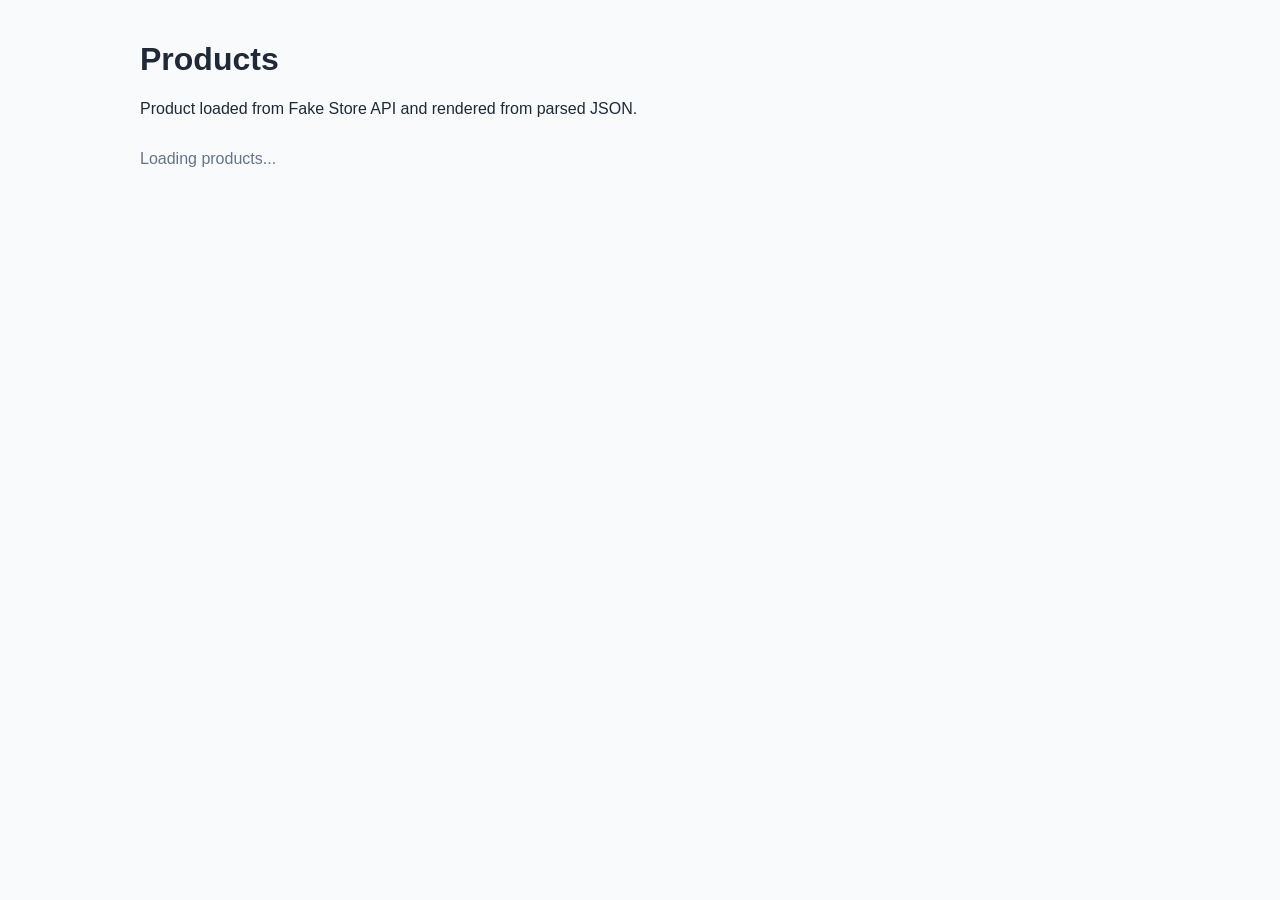
<file: ecommerce/index.html>
<!DOCTYPE html>
<html lang="en">
<head>
    <meta charset="UTF-8">
    <meta name="viewport" content="width=device-width, initial-scale=1.0">
    <title>Products | Fake API Demo</title>
    <style>
        body{
            font-family: Arial, sans-serif;
            max-width: 1000px;
            margin: auto;
            padding: 20px;
            color: #1f2937;
            background: #f8fafc;
        }
        .grid{
            display: grid;
            grid-template-columns: repeat(auto-fit, minmax(220px, 1fr));
            gap: 20px;
        }
        .card{
            background: white;
            border: 1px solid #e5e7eb;
            border-radius: 8px;
            padding: 16px;
            display: flex;
            flex-direction: column;
            gap: 8px;
        }
        .card:hover{
            box-shadow: 0 4px 8px #0003;
        }

        button{
            width: 100%;
            padding: 10px;
            margin-top: auto;
            border: 0;
            border-radius: 6px;
            color: white;
            background: #2563eb;
            cursor: pointer;
        }

        .category { color: #64748b; font-size: 13px; }
        .price { font-size: 20px; }
        .message { color: #64748b; }

        @media (max-width: 600px) {
            .grid{
                grid-template-columns: 1fr;
            }
        }

    </style>
</head>
<body>
    <h1>Products</h1>
    <p>Product loaded from Fake Store API and rendered from parsed JSON.</p>

    <div id="products" class="grid" aria-live="polite">
        <p class="message">Loading products...</p>
    </div>

    <script src="../fakeApi/s.js"></script>
</body>
</html>
</file>
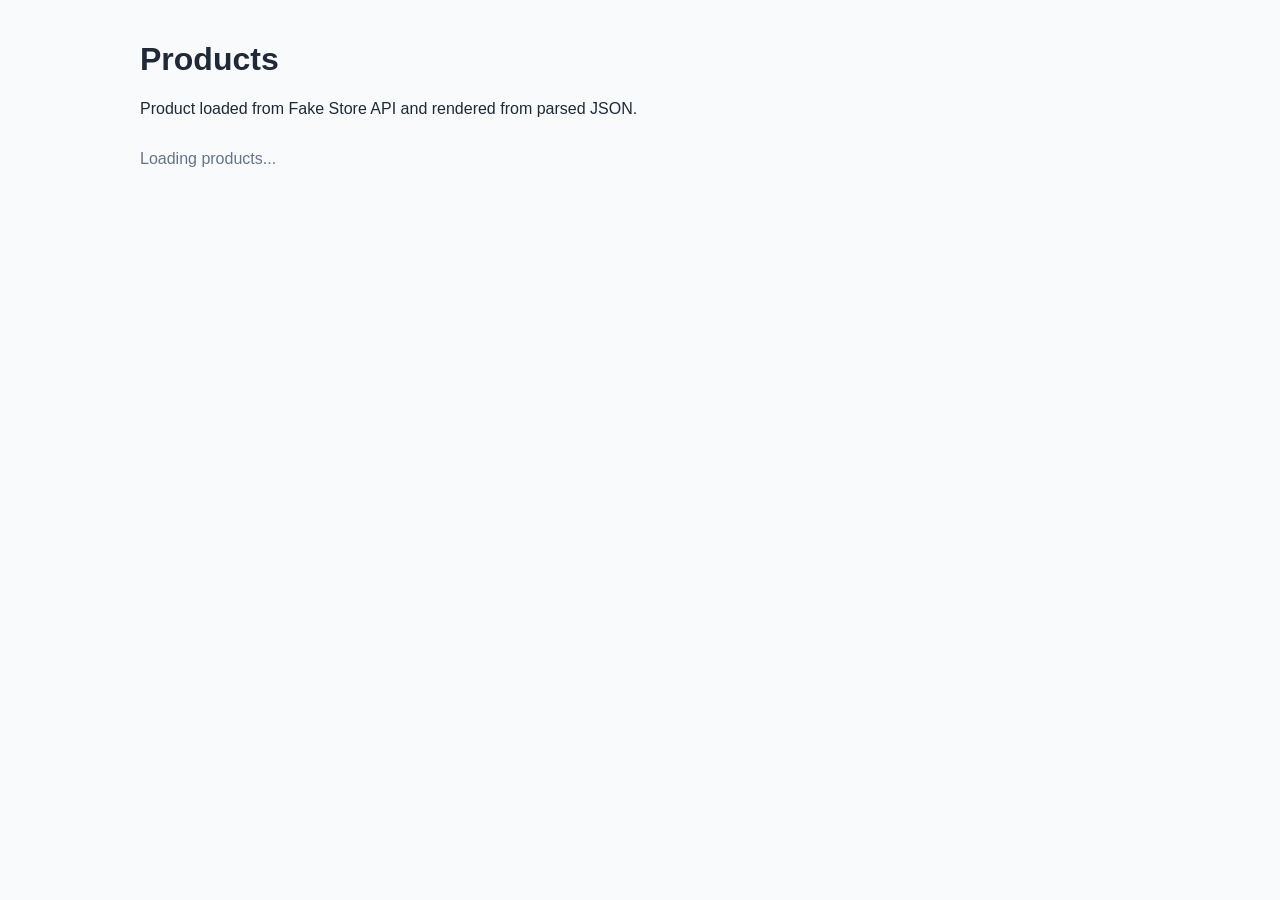
<file: fakeApi/index.html>
<!DOCTYPE html>
<html lang="en">
<head>
    <meta charset="UTF-8">
    <meta name="viewport" content="width=device-width, initial-scale=1.0">
    <title>Products | Fake API Demo</title>
    <style>
        body{
            font-family: Arial, sans-serif;
            max-width: 1000px;
            margin: auto;
            padding: 20px;
            color: #1f2937;
            background: #f8fafc;
        }
        .grid{
            display: grid;
            grid-template-columns: repeat(auto-fit, minmax(220px, 1fr));
            gap: 20px;
        }
        .card{
            background: white;
            border: 1px solid #e5e7eb;
            border-radius: 8px;
            padding: 16px;
            display: flex;
            flex-direction: column;
            gap: 8px;
        }
        .card:hover{
            box-shadow: 0 4px 8px #0003;
        }

        button{
            width: 100%;
            padding: 10px;
            margin-top: auto;
            border: 0;
            border-radius: 6px;
            color: white;
            background: #2563eb;
            cursor: pointer;
        }

        .category { color: #64748b; font-size: 13px; }
        .price { font-size: 20px; }
        .message { color: #64748b; }

        @media (max-width: 600px) {
            .grid{
                grid-template-columns: 1fr;
            }
        }

    </style>
</head>
<body>
    <h1>Products</h1>
    <p>Product loaded from Fake Store API and rendered from parsed JSON.</p>

    <div id="products" class="grid" aria-live="polite">
        <p class="message">Loading products...</p>
    </div>

    <script src="../fakeApi/s.js"></script>
</body>
</html>
</file>
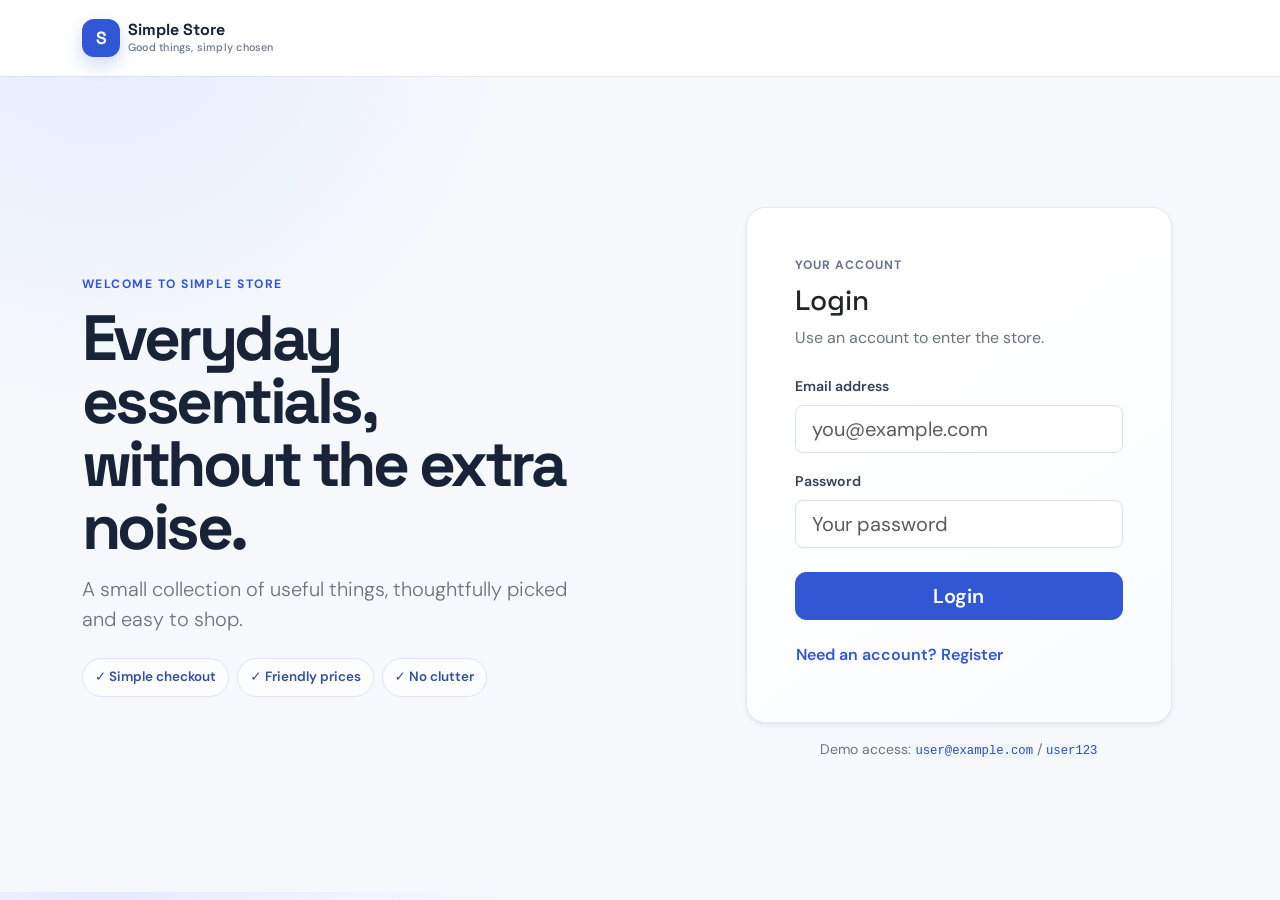
<file: finalProject/index.html>
<!DOCTYPE html>
<html lang="en">
<head>
    <meta charset="UTF-8">
    <meta name="viewport" content="width=device-width, initial-scale=1">
    <meta name="description" content="Simple Store — a small, friendly online shop.">
    <title>Simple Store</title>
    <link rel="preconnect" href="https://fonts.googleapis.com">
    <link rel="preconnect" href="https://fonts.gstatic.com" crossorigin>
    <link href="https://fonts.googleapis.com/css2?family=DM+Sans:wght@400;500;600;700&family=Space+Grotesk:wght@500;600;700&display=swap" rel="stylesheet">
    <link href="https://cdn.jsdelivr.net/npm/bootstrap@5.3.3/dist/css/bootstrap.min.css" rel="stylesheet">
    <link rel="stylesheet" href="style.css">
    <script src="https://cdn.jsdelivr.net/npm/bootstrap@5.3.3/dist/js/bootstrap.bundle.min.js" defer></script>
    <script src="script.js" defer></script>
</head>
<body>
    <header class="site-header sticky-top">
        <nav class="navbar navbar-expand-lg bg-white" aria-label="Main navigation">
            <div class="container app-container">
                <a class="navbar-brand d-flex align-items-center gap-2" href="#" aria-label="Simple Store home">
                    <span class="brand-mark" aria-hidden="true">S</span>
                    <span>
                        <span class="brand-name d-block">Simple Store</span>
                        <span class="brand-caption d-block">Good things, simply chosen</span>
                    </span>
                </a>

                <button class="navbar-toggler" type="button" data-bs-toggle="collapse" data-bs-target="#mainNav" aria-controls="mainNav" aria-expanded="false" aria-label="Toggle navigation">
                    <span class="navbar-toggler-icon"></span>
                </button>

                <div class="collapse navbar-collapse" id="mainNav">
                    <div id="userBox" class="d-flex flex-column flex-lg-row align-items-lg-center gap-2 ms-lg-auto pt-3 pt-lg-0"></div>
                </div>
            </div>
        </nav>
    </header>

    <main class="container app-container py-4 py-lg-5">
        <section id="authView" class="auth-shell" aria-labelledby="authTitle">
            <div class="row g-4 g-xl-5 align-items-center">
                <div class="col-lg-6">
                    <div class="auth-intro pe-lg-4">
                        <span class="eyebrow">Welcome to Simple Store</span>
                        <h1 class="display-title">Everyday essentials, without the extra noise.</h1>
                        <p class="lead text-secondary mb-4">A small collection of useful things, thoughtfully picked and easy to shop.</p>
                        <div class="d-flex flex-wrap gap-2" aria-label="Store benefits">
                            <span class="benefit-pill">✓ Simple checkout</span>
                            <span class="benefit-pill">✓ Friendly prices</span>
                            <span class="benefit-pill">✓ No clutter</span>
                        </div>
                    </div>
                </div>

                <div class="col-lg-6 col-xl-5 ms-xl-auto">
                    <div class="card auth-card border-0 shadow-sm">
                        <div class="card-body p-4 p-sm-5">
                            <div class="mb-4">
                                <span class="section-kicker">Your account</span>
                                <h2 id="authTitle" class="h3 mb-2">Login</h2>
                                <p class="text-secondary mb-0">Use an account to enter the store.</p>
                            </div>

                            <form id="loginForm">
                                <div class="mb-3">
                                    <label class="form-label" for="loginEmail">Email address</label>
                                    <input id="loginEmail" class="form-control form-control-lg" type="email" placeholder="you@example.com" autocomplete="email" required>
                                </div>
                                <div class="mb-4">
                                    <label class="form-label" for="loginPassword">Password</label>
                                    <input id="loginPassword" class="form-control form-control-lg" type="password" placeholder="Your password" autocomplete="current-password" required>
                                </div>
                                <button class="btn btn-primary btn-lg w-100" type="submit">Login</button>
                            </form>

                            <form id="registerForm" class="hidden">
                                <div class="mb-3">
                                    <label class="form-label" for="registerName">Name</label>
                                    <input id="registerName" class="form-control form-control-lg" type="text" placeholder="Your name" autocomplete="name" required>
                                </div>
                                <div class="mb-3">
                                    <label class="form-label" for="registerEmail">Email address</label>
                                    <input id="registerEmail" class="form-control form-control-lg" type="email" placeholder="you@example.com" autocomplete="email" required>
                                </div>
                                <div class="mb-4">
                                    <label class="form-label" for="registerPassword">Password</label>
                                    <input id="registerPassword" class="form-control form-control-lg" type="password" minlength="6" placeholder="At least 6 characters" autocomplete="new-password" required>
                                    <div class="form-text">Use at least 6 characters.</div>
                                </div>
                                <button class="btn btn-success btn-lg w-100" type="submit">Create account</button>
                            </form>

                            <div id="authMessage" class="alert d-none mt-3 mb-0" role="status" aria-live="polite"></div>
                            <button id="switchAuth" class="btn btn-link px-0 mt-3" type="button">Need an account? Register</button>
                        </div>
                    </div>
                    <p class="demo-note text-center text-secondary small mt-3 mb-0">Demo access: <code>user@example.com</code> / <code>user123</code></p>
                </div>
            </div>
        </section>

        <section id="customerView" class="hidden" aria-labelledby="customerTitle">
            <div class="page-heading row g-3 align-items-end mb-4">
                <div class="col-lg">
                    <span class="eyebrow">Customer space</span>
                    <h2 id="customerTitle" class="page-title">Products</h2>
                    <p class="text-secondary mb-0">Find something useful for your day.</p>
                </div>
                <div class="col-lg-auto">
                    <div class="actions d-flex flex-wrap gap-2" role="group" aria-label="Customer pages">
                        <button id="customerProducts" class="btn btn-outline-primary hidden" type="button">Products</button>
                        <button id="customerCart" class="btn btn-primary" type="button">Cart <span id="cartCount" class="badge text-bg-light ms-1">0</span></button>
                        <button id="customerOrders" class="btn btn-outline-primary" type="button">Orders</button>
                    </div>
                </div>
            </div>

            <div id="productTools" class="toolbar card border-0 shadow-sm mb-4">
                <div class="card-body p-3 p-md-4">
                    <label class="form-label visually-hidden" for="search">Search products</label>
                    <div class="input-group input-group-lg">
                        <span class="input-group-text bg-white" aria-hidden="true">⌕</span>
                        <input id="search" class="form-control" type="search" placeholder="Search products by name" autocomplete="off">
                    </div>
                </div>
            </div>
            <div id="customerMessage" class="alert d-none" role="status" aria-live="polite"></div>
            <div id="customerContent" class="row g-4"></div>
        </section>

        <section id="adminView" class="hidden" aria-labelledby="adminTitle">
            <div class="page-heading row g-3 align-items-end mb-4">
                <div class="col-lg">
                    <span class="eyebrow">Store management</span>
                    <h2 id="adminTitle" class="page-title">Products</h2>
                    <p class="text-secondary mb-0">Manage the catalogue and keep orders moving.</p>
                </div>
                <div class="col-lg-auto">
                    <div class="actions d-flex flex-wrap gap-2" role="group" aria-label="Admin pages">
                        <button id="adminProducts" class="btn btn-outline-primary hidden" type="button">Products</button>
                        <button id="adminAddProduct" class="btn btn-primary" type="button">Add product</button>
                        <button id="adminDeleteProducts" class="btn btn-outline-danger" type="button">Delete products</button>
                        <button id="adminOrders" class="btn btn-outline-primary" type="button">Orders</button>
                    </div>
                </div>
            </div>
            <div id="adminContent" class="card border-0 shadow-sm"></div>
        </section>
    </main>
</body>
</html>
</file>
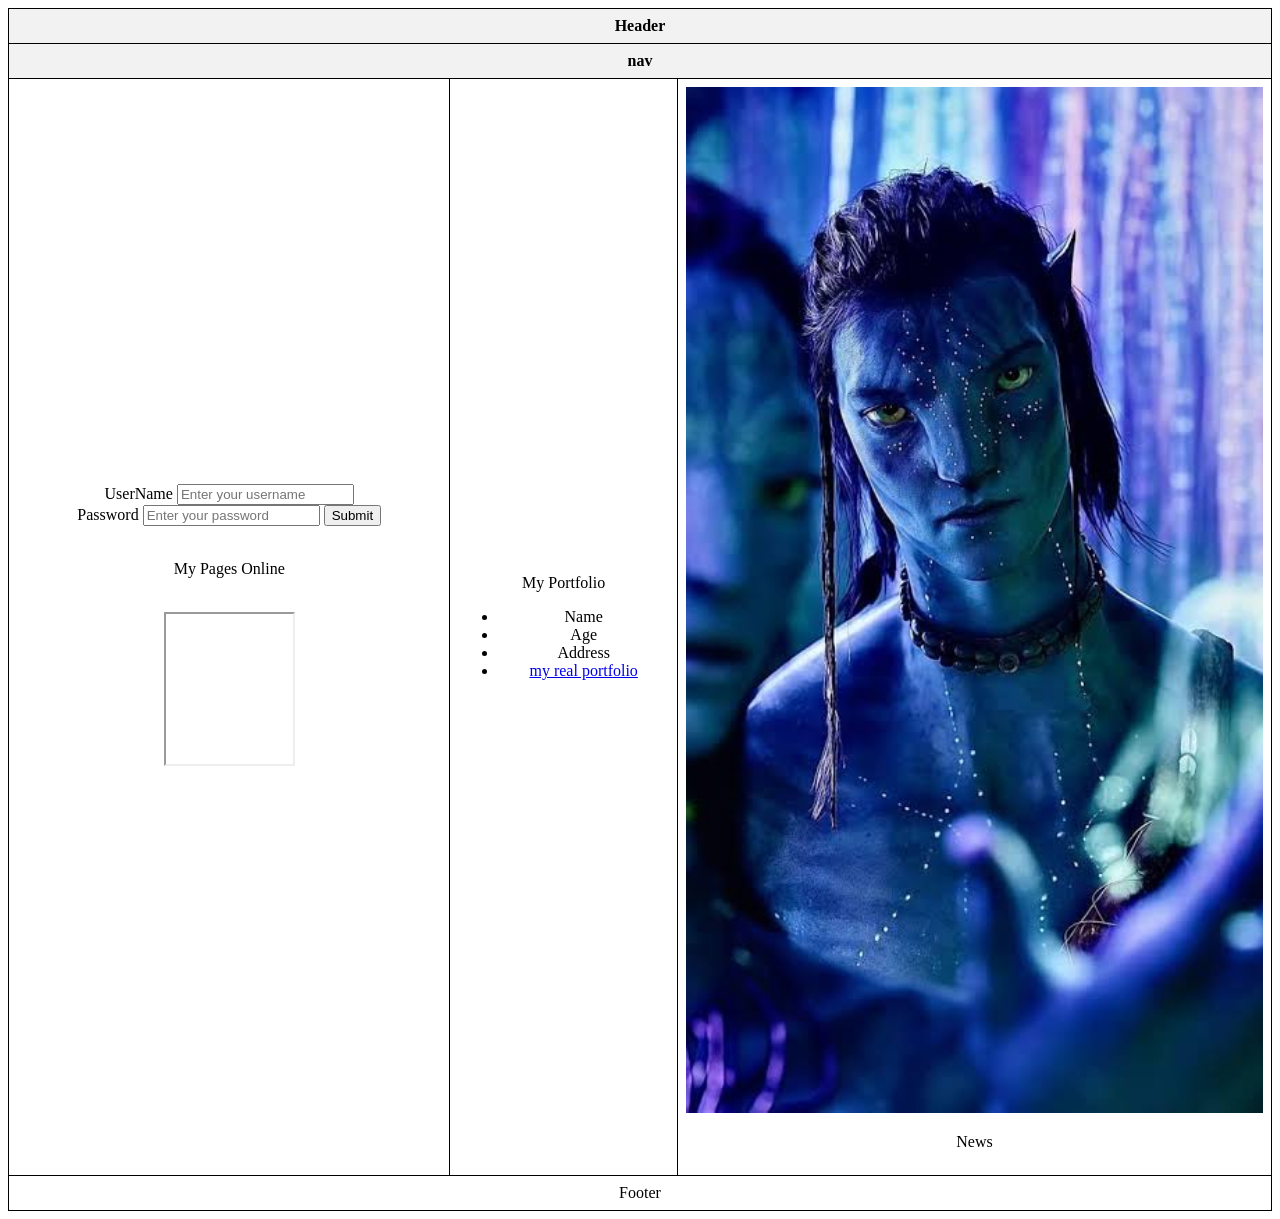
<file: portfolio/Index.html>
<!DOCTYPE html>
<html lang="en">
    <head>
        <meta charset="UTF-8">
        <meta name="viewport" content="width=device-width, initial-scale=1.0">
        <title>Document</title>
        <style>
            table {
                border-collapse: collapse;
                width: 100%;
            }

            table, th, td {
                border: 1px solid black;
                padding: 8px;
                text-align: left;
            }

            th {
                background-color: #f2f2f2;
            }
            td, th, tr[colspan="4"] {
                text-align: center;
            }
        </style>
    </head>
    <body>
        <table>
            <thead>
                <tr>
                    <th colspan="4">Header</th>
                </tr>
                <tr>
                    <th colspan="4">nav</th>
                </tr>
            </thead>
            <tbody>
                <tr>
                    <td>
                        <div>
                            <form>
                                <label for="username">UserName</label>
                                <input id="username" minlength="3" placeholder="Enter your username" required/>
                                <br>
                                <label for="password">Password</label>
                                <input id="password" placeholder="Enter your password" type="password" />
                                <button type="submit">Submit</button>
                            </form>

                            <br>
                            <p>My Pages Online</p>

                            <br>
                            <iframe src="https://www.youtube.com/watch?v=dQw4w9WgXcQ" width="30%" ></iframe>
                        </div>
                    </td>


                    <td colspan="2">
                        <p> My Portfolio</p>
                        <ul>
                            <li>Name</li>
                            <li>Age</li>
                            <li>Address</li>
                            <li>
                                <a href="https://www.hhelal.dev" target="_blank">my real portfolio</a>
                            </li>
                        </ul>
                    </td>
                    <td>
                        <img src="./Avatar.jpg" alt="Avatar" width="100%">
                        <br>
                        <p>News</p>
                    </td>

                </tr>
            </tbody>
            <tfoot>
                <tr>
                    <td colspan="4">Footer</td>
                </tr>
            </tfoot>
        </table>
    </body>
</html>
</file>
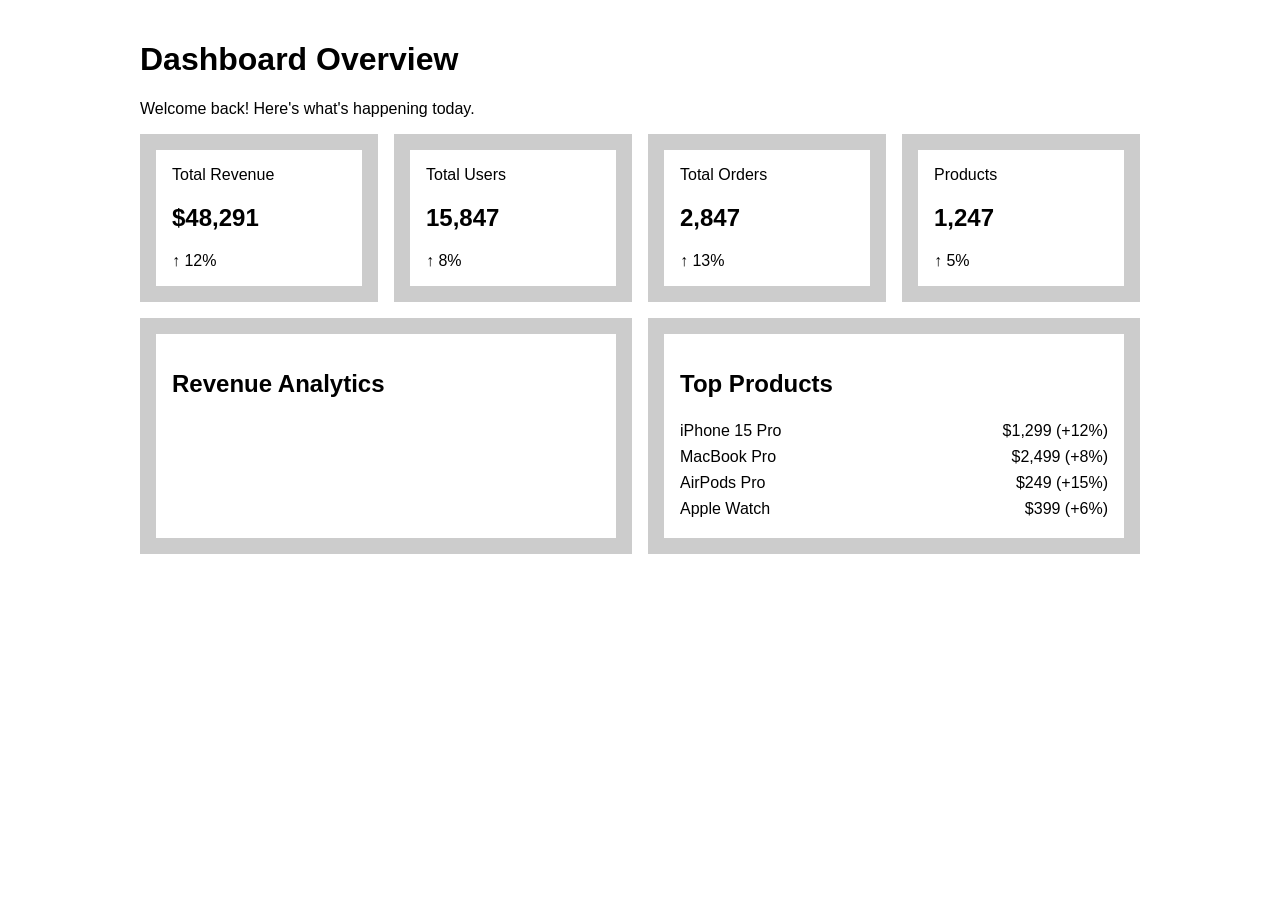
<file: ay7aga/file2.html>
<!DOCTYPE html>
<html lang="en">
<head>
  <meta charset="UTF-8">
  <meta name="viewport" content="width=device-width, initial-scale=1">
  <title>Dashboard Overview</title>
  <style>
    body {
      font-family: Arial, sans-serif;
      max-width: 1000px;
      margin: auto;
      padding: 20px;
    }

    .card {
      border: 16px solid #ccc;
      padding: 16px;
    }

    .grid {
      display: grid;
      grid-template-columns: repeat(auto-fit, minmax(200px, 1fr));
      gap: 16px;
      margin-bottom: 16px;
    }

    .item {
      display: flex;
      justify-content: space-between;
      padding: 4px 0;
    }
  </style>
</head>
<body>
  <h1>Dashboard Overview</h1>
  <p>Welcome back! Here's what's happening today.</p>

  <div class="grid">
    <div class="card">Total Revenue <h2>$48,291</h2> ↑ 12%</div>
    <div class="card">Total Users <h2>15,847</h2> ↑ 8%</div>
    <div class="card">Total Orders <h2>2,847</h2> ↑ 13%</div>
    <div class="card">Products <h2>1,247</h2> ↑ 5%</div>
  </div>

  <div class="grid">
    <div class="card">
      <h2>Revenue Analytics</h2>
    </div>

    <div class="card">
      <h2>Top Products</h2>
      <div class="item"><span>iPhone 15 Pro</span> <span>$1,299 (+12%)</span></div>
      <div class="item"><span>MacBook Pro</span> <span>$2,499 (+8%)</span></div>
      <div class="item"><span>AirPods Pro</span> <span>$249 (+15%)</span></div>
      <div class="item"><span>Apple Watch</span> <span>$399 (+6%)</span></div>
    </div>
  </div>
</body>
</html>
</file>
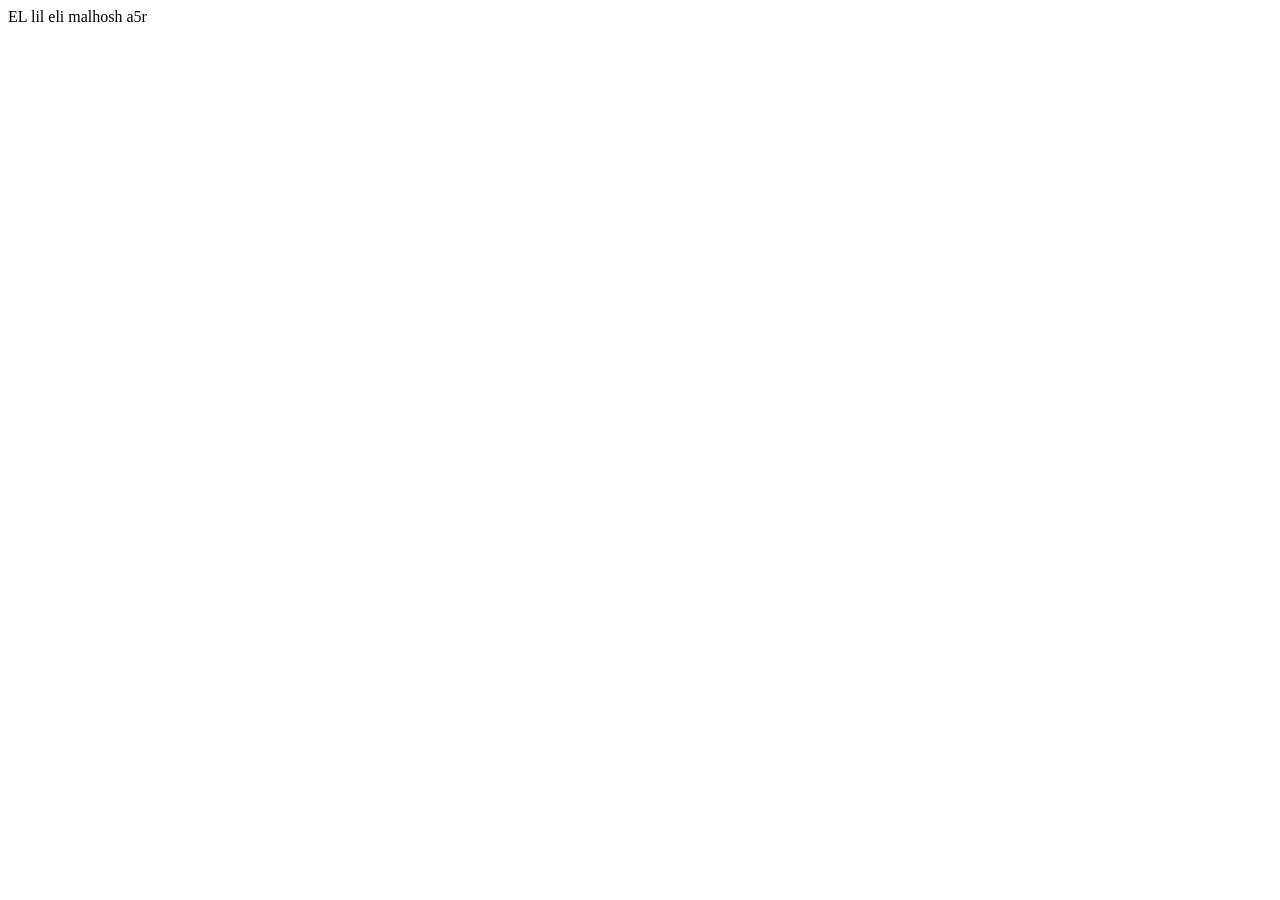
<file: c/Home.html>
<!DOCTYPE html>
<html lang="en">
<head>
    <meta charset="UTF-8">
    <meta name="viewport" content="width=device-width, initial-scale=1.0">
    <title>Document</title>
</head>
<body>
    EL lil eli malhosh a5r
</body>
</html>
</file>
<file: finalProject/style.css>
:root {
    --brand: #3157d5;
    --brand-dark: #2543ac;
    --ink: #182338;
    --muted: #68758b;
    --line: #e7ebf3;
    --surface: #ffffff;
    --background: #f6f8fc;
    --soft-blue: #eef3ff;
    --soft-green: #eaf8f0;
}

* {
    box-sizing: border-box;
}

body {
    min-width: 320px;
    margin: 0;
    color: var(--ink);
    background:
        radial-gradient(circle at 8% 0%, rgba(219, 229, 255, .65), transparent 25rem),
        var(--background);
    font-family: "DM Sans", system-ui, -apple-system, sans-serif;
}

h1,
h2,
h3,
.navbar-brand,
.page-title {
    font-family: "Space Grotesk", "DM Sans", sans-serif;
}

button,
input {
    font: inherit;
}

.app-container {
    width: min(100% - 2rem, 1180px);
}

.site-header {
    background: rgba(255, 255, 255, .9);
    box-shadow: 0 1px 0 rgba(24, 35, 56, .06);
    backdrop-filter: blur(14px);
}

.navbar {
    min-height: 76px;
}

.navbar-brand {
    color: var(--ink);
    line-height: 1.05;
}

.navbar-brand:hover {
    color: var(--brand);
}

.brand-mark {
    display: grid;
    width: 38px;
    height: 38px;
    place-items: center;
    border-radius: 12px;
    color: #fff;
    background: var(--brand);
    box-shadow: 0 8px 18px rgba(49, 87, 213, .22);
    font-size: 1.1rem;
    font-weight: 700;
}

.brand-name {
    font-size: 1rem;
    font-weight: 700;
}

.brand-caption {
    margin-top: 3px;
    color: var(--muted);
    font-family: "DM Sans", sans-serif;
    font-size: .67rem;
    font-weight: 500;
    letter-spacing: .02em;
}

.display-title {
    max-width: 620px;
    margin: .75rem 0 1rem;
    font-size: clamp(2.4rem, 5vw, 4.7rem);
    font-weight: 700;
    letter-spacing: -.055em;
    line-height: .98;
}

.eyebrow,
.section-kicker {
    color: var(--brand);
    font-size: .76rem;
    font-weight: 700;
    letter-spacing: .12em;
    text-transform: uppercase;
}

.section-kicker {
    display: block;
    margin-bottom: .6rem;
    color: var(--muted);
    letter-spacing: .08em;
}

.benefit-pill {
    padding: .5rem .75rem;
    border: 1px solid #dce5ff;
    border-radius: 999px;
    color: #31519d;
    background: rgba(255, 255, 255, .72);
    font-size: .84rem;
    font-weight: 600;
}

.auth-shell {
    min-height: calc(100vh - 180px);
    display: flex;
    align-items: center;
}

.auth-card,
.toolbar,
#adminContent,
.cart-card,
.order-card {
    border: 1px solid rgba(224, 230, 241, .9) !important;
    border-radius: 1.25rem;
}

.auth-card {
    overflow: hidden;
}

.auth-card .card-body {
    background: linear-gradient(145deg, #fff 15%, #fbfcff 100%);
}

.form-label {
    color: #354158;
    font-size: .88rem;
    font-weight: 600;
}

.form-control,
.input-group-text {
    border-color: #dbe2ee;
}

.form-control:focus {
    border-color: #8199ef;
    box-shadow: 0 0 0 .25rem rgba(49, 87, 213, .12);
}

.btn {
    border-radius: .7rem;
    font-weight: 600;
}

.btn-primary {
    --bs-btn-bg: var(--brand);
    --bs-btn-border-color: var(--brand);
    --bs-btn-hover-bg: var(--brand-dark);
    --bs-btn-hover-border-color: var(--brand-dark);
    --bs-btn-active-bg: var(--brand-dark);
    --bs-btn-active-border-color: var(--brand-dark);
}

.btn-outline-primary {
    --bs-btn-color: var(--brand);
    --bs-btn-border-color: #bdcaf2;
    --bs-btn-hover-bg: var(--soft-blue);
    --bs-btn-hover-color: var(--brand-dark);
    --bs-btn-hover-border-color: #9eb1ec;
    --bs-btn-active-bg: var(--soft-blue);
    --bs-btn-active-color: var(--brand-dark);
}

.btn-success {
    --bs-btn-bg: #198754;
    --bs-btn-border-color: #198754;
}

.btn-danger,
.btn-outline-danger {
    --bs-btn-border-radius: .7rem;
}

.btn-link {
    color: var(--brand);
    font-weight: 600;
    text-decoration: none;
}

.btn-link:hover {
    color: var(--brand-dark);
    text-decoration: underline;
}

.demo-note code {
    color: #31519d;
    background: var(--soft-blue);
}

.page-heading {
    padding-top: .25rem;
}

.page-title {
    margin: .35rem 0 .25rem;
    font-size: clamp(2rem, 4vw, 3rem);
    font-weight: 700;
    letter-spacing: -.045em;
}

.toolbar .card-body {
    background: rgba(255, 255, 255, .75);
    border-radius: 1.25rem;
}

.input-group-text {
    color: var(--brand);
    font-size: 1.35rem;
}

#customerContent {
    align-items: stretch;
}

.product-card {
    height: 100%;
    overflow: hidden;
    border: 1px solid var(--line);
    border-radius: 1rem;
    background: var(--surface);
    box-shadow: 0 8px 24px rgba(24, 35, 56, .05);
    transition: transform .2s ease, box-shadow .2s ease;
}

.product-card:hover {
    transform: translateY(-3px);
    box-shadow: 0 14px 32px rgba(24, 35, 56, .1);
}

.product-image {
    display: block;
    width: 100%;
    height: 205px;
    object-fit: contain;
    padding: 1.25rem;
    background: linear-gradient(135deg, #edf3ff, #f7f9ff);
}

.product-card .card-body {
    display: flex;
    flex-direction: column;
    padding: 1.15rem;
}

.product-card h3 {
    min-height: 3.1rem;
    margin: .4rem 0 .55rem;
    font-size: 1.1rem;
    line-height: 1.4;
}

.category {
    color: var(--brand);
    font-size: .73rem;
    font-weight: 700;
    letter-spacing: .07em;
    text-transform: uppercase;
}

.description {
    display: -webkit-box;
    overflow: hidden;
    min-height: 2.9rem;
    margin-bottom: .35rem;
    color: var(--muted);
    font-size: .9rem;
    line-height: 1.55;
    -webkit-box-orient: vertical;
    -webkit-line-clamp: 2;
}

.description.expanded {
    display: block;
}

.show-description {
    align-self: flex-start;
    margin-bottom: .5rem;
    padding: 0;
    border: 0;
    color: var(--brand);
    background: transparent;
    font-size: .82rem;
}

.show-description:hover {
    color: var(--brand-dark);
    background: transparent;
    text-decoration: underline;
}

.price {
    margin-top: auto;
    color: var(--ink);
    font-family: "Space Grotesk", sans-serif;
    font-size: 1.35rem;
    font-weight: 700;
}

.stock-note {
    color: var(--muted);
    font-size: .8rem;
}

.product-actions {
    display: flex;
    gap: .5rem;
    margin-top: 1rem;
}

.product-actions .btn {
    flex: 1;
}

.empty-state {
    padding: 3rem 1.5rem;
    border: 1px dashed #cbd6eb;
    border-radius: 1rem;
    color: var(--muted);
    background: rgba(255, 255, 255, .65);
    text-align: center;
}

.empty-state .empty-icon {
    display: grid;
    width: 3rem;
    height: 3rem;
    margin: 0 auto 1rem;
    place-items: center;
    border-radius: 50%;
    color: var(--brand);
    background: var(--soft-blue);
    font-size: 1.35rem;
}

.list {
    display: grid;
    gap: .75rem;
}

.list-item {
    display: flex;
    align-items: center;
    justify-content: space-between;
    gap: 1rem;
    padding: 1rem 0;
    border-bottom: 1px solid var(--line);
}

.list-item:last-child {
    border-bottom: 0;
}

.item-info {
    display: flex;
    min-width: 0;
    align-items: center;
    gap: .75rem;
}

.item-info > span {
    overflow-wrap: anywhere;
}

.item-image,
.order-image {
    flex: 0 0 auto;
    width: 56px;
    height: 56px;
    object-fit: contain;
    border-radius: .75rem;
    background: var(--soft-blue);
}

.order-image {
    width: 38px;
    height: 38px;
}

.order-images {
    display: flex;
    flex-wrap: wrap;
    gap: .35rem;
    margin-top: .6rem;
}

.order-card {
    padding: 1.15rem;
    background: var(--surface);
}

.status-badge {
    display: inline-block;
    padding: .35rem .6rem;
    border-radius: 999px;
    color: #42607e;
    background: #edf3f8;
    font-size: .75rem;
    font-weight: 700;
    text-transform: capitalize;
}

.status-badge.confirmed {
    color: #177245;
    background: var(--soft-green);
}

.status-badge.rejected {
    color: #a33b3b;
    background: #fff0f0;
}

.admin-form {
    max-width: 760px;
}

.hidden {
    display: none !important;
}

@media (max-width: 991.98px) {
    .auth-shell {
        min-height: auto;
    }

    .auth-intro {
        text-align: center;
    }

    .auth-intro .d-flex {
        justify-content: center;
    }
}

@media (max-width: 575.98px) {
    .app-container {
        width: min(100% - 1.25rem, 1180px);
    }

    .navbar {
        min-height: 68px;
    }

    .display-title {
        font-size: 2.65rem;
    }

    .page-heading .actions,
    .page-heading .actions .btn {
        width: 100%;
    }

    .page-heading .actions .btn {
        flex: 1 1 auto;
    }

    .list-item {
        align-items: flex-start;
        flex-direction: column;
    }

    .list-item > .btn,
    .list-item > .actions {
        align-self: stretch;
    }

    .list-item > .actions {
        display: flex;
        flex-wrap: wrap;
    }
}
</file>
